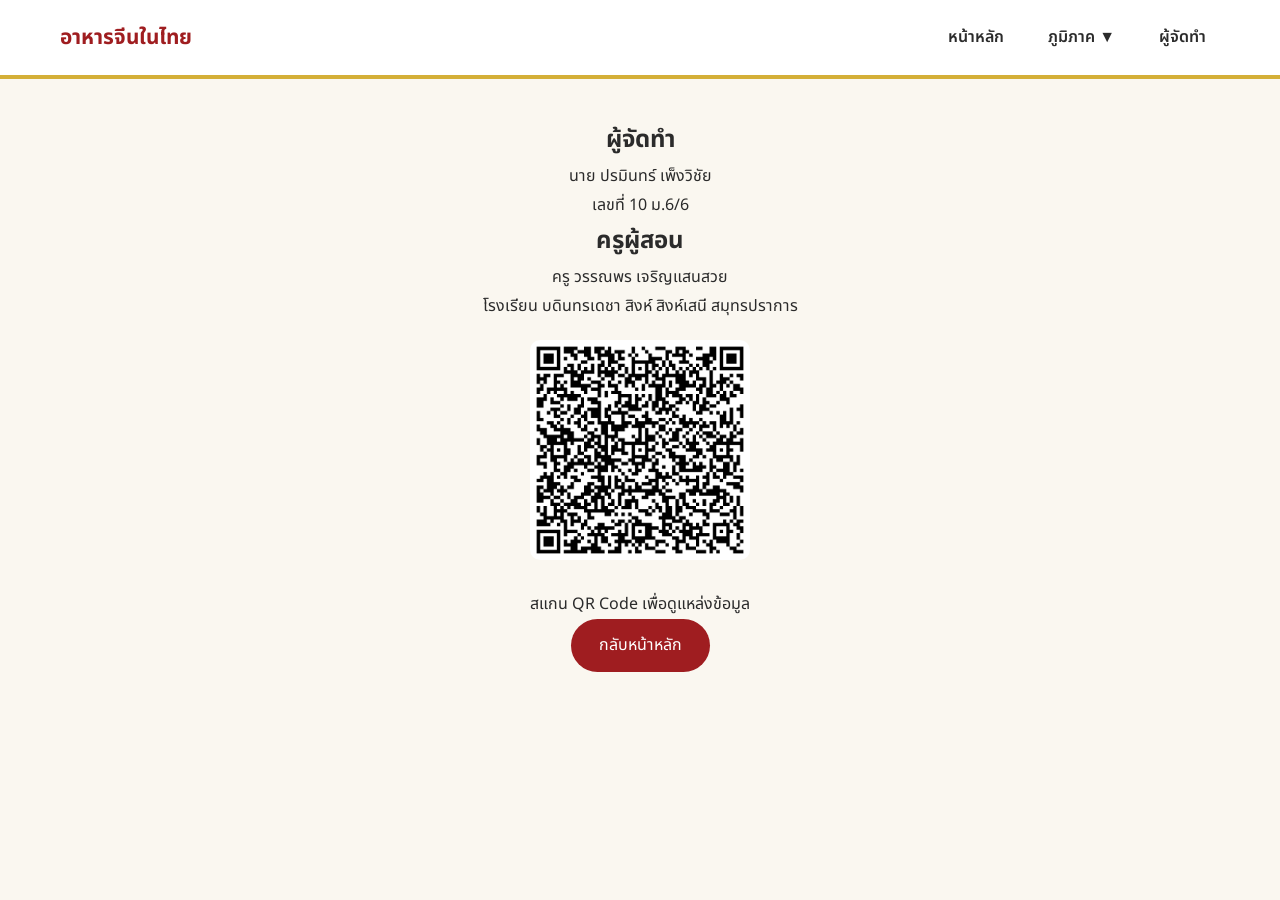
<file: author.html>
<!DOCTYPE html>
<html lang="th">
  <head>
    <meta charset="UTF-8" />
    <title>ผู้จัดทำ</title>
    <link rel="stylesheet" href="style.css" />
  </head>

  <body>
    <header>
      <header>
        <nav>
          <div class="logo">อาหารจีนในไทย</div>

          <div class="menu">
            <a href="home.html">หน้าหลัก</a>

            <div class="dropdown">
              <button class="dropbtn">ภูมิภาค ▼</button>

              <div class="dropdown-content">
                <a href="north.html">ภาคเหนือ</a>
                <a href="northeast.html">ภาคอีสาน</a>
                <a href="central.html">ภาคกลาง</a>
                <a href="south.html">ภาคใต้</a>
              </div>
            </div>

            <a href="author.html">ผู้จัดทำ</a>
          </div>
        </nav>
      </header>
    </header>

    <section class="container author">
      <h1>ผู้จัดทำ</h1>

      <p>นาย ปรมินทร์ เพ็งวิชัย</p>
      <p>เลขที่ 10 ม.6/6</p>
      <h1>ครูผู้สอน</h1>

      <p>ครู วรรณพร เจริญแสนสวย</p>
      <p>โรงเรียน บดินทรเดชา สิงห์ สิงห์เสนี สมุทรปราการ</p>

      <img src="qr-code.png" class="qr" />

      <p>สแกน QR Code เพื่อดูแหล่งข้อมูล</p>

      <a href="home.html" class="btn">กลับหน้าหลัก</a>
    </section>
  </body>
</html>
</file>
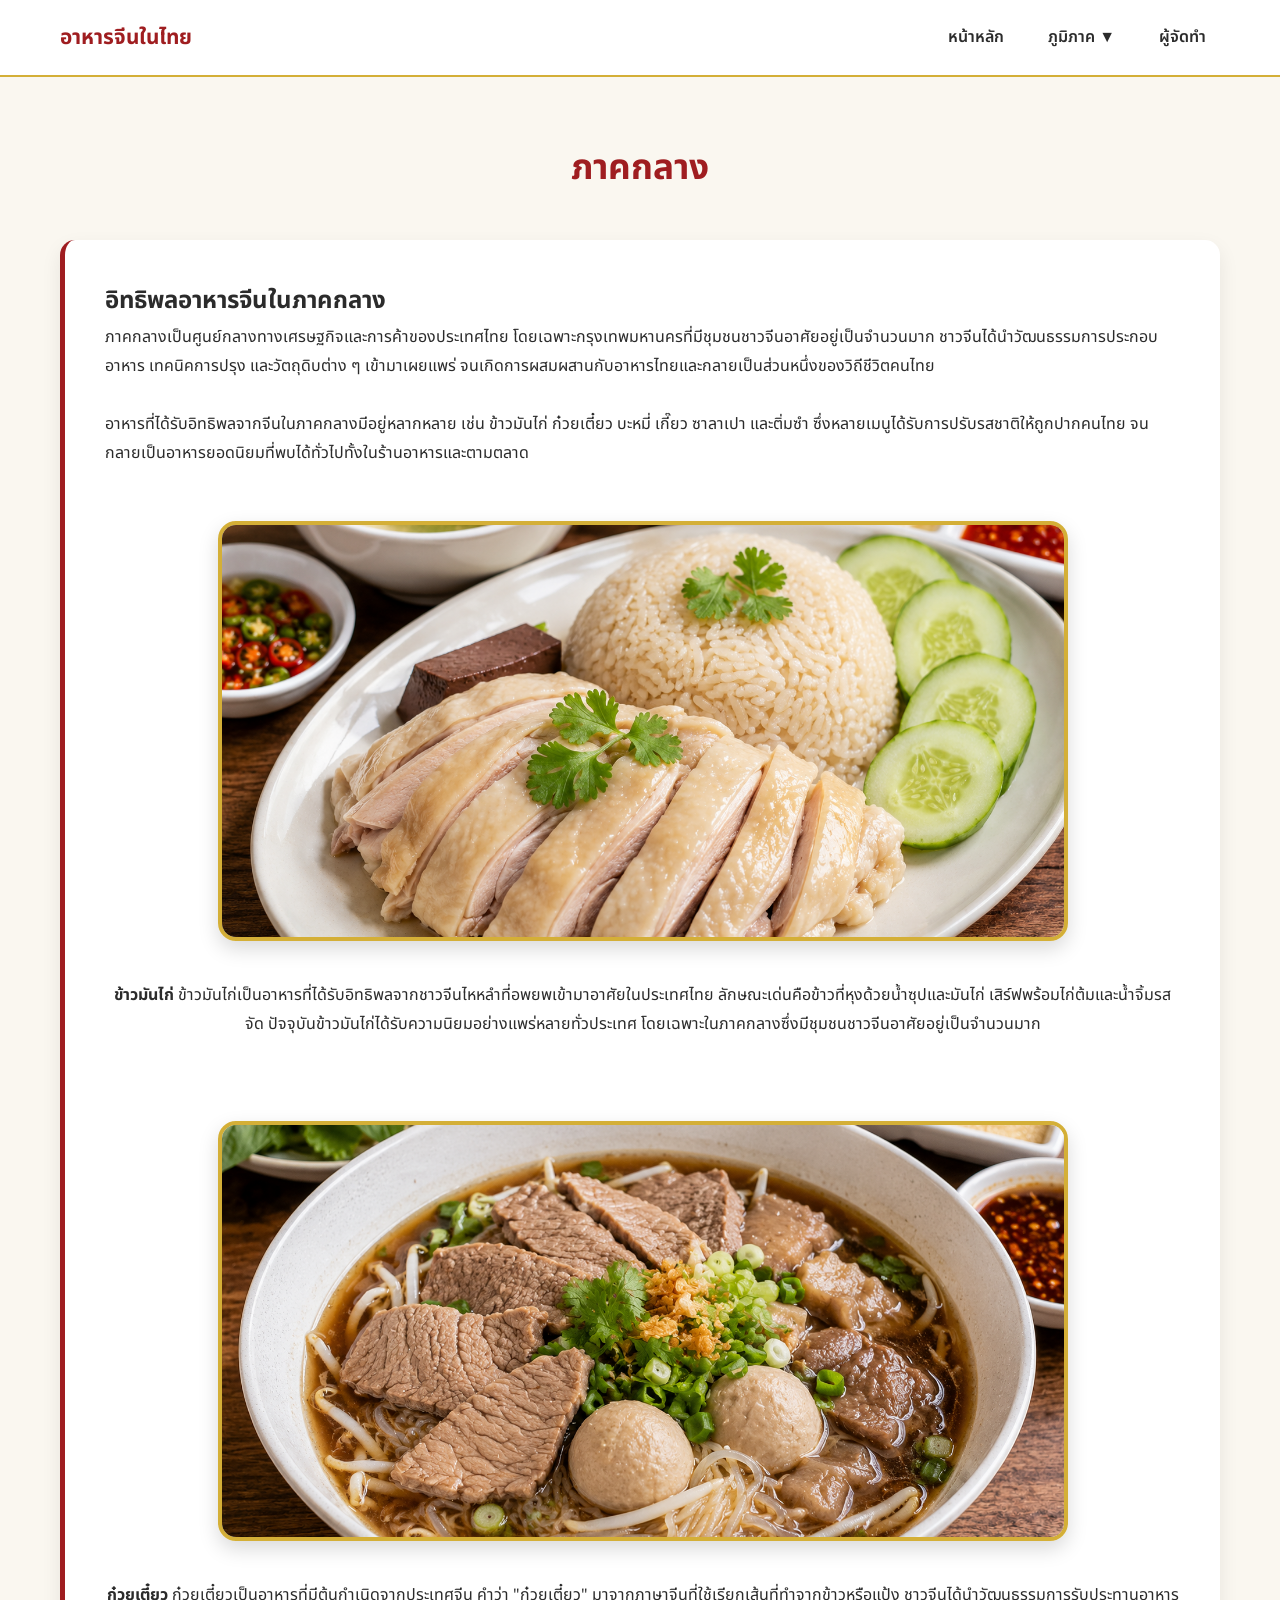
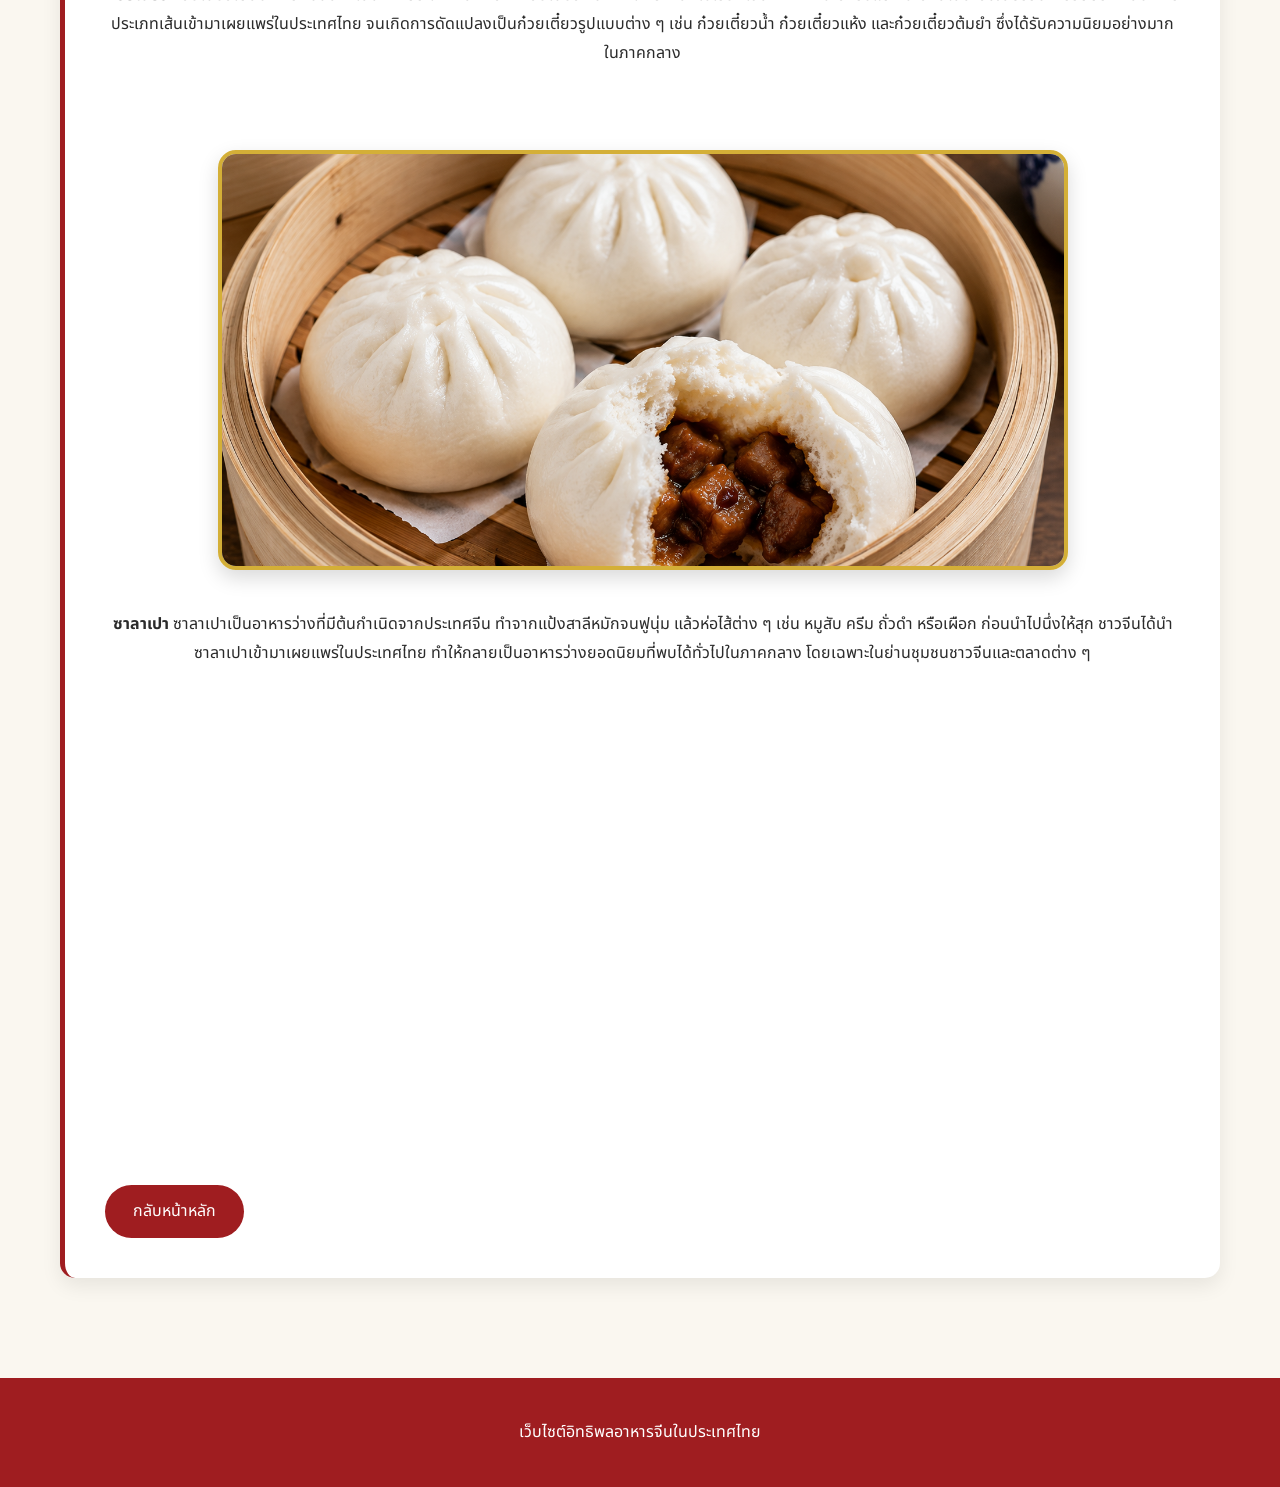
<file: central.html>
<!DOCTYPE html>
<html lang="th">
  <head>
    <meta charset="UTF-8" />
    <meta name="viewport" content="width=device-width, initial-scale=1.0" />
    <title>ภาคกลาง</title>
    <link rel="stylesheet" href="style.css" />
  </head>

  <body>
    <header>
      <nav>
        <div class="logo">อาหารจีนในไทย</div>

        <div class="menu">
          <a href="home.html">หน้าหลัก</a>

          <div class="dropdown">
            <button class="dropbtn">ภูมิภาค ▼</button>

            <div class="dropdown-content">
              <a href="north.html">ภาคเหนือ</a>
              <a href="northeast.html">ภาคอีสาน</a>
              <a href="central.html">ภาคกลาง</a>
              <a href="south.html">ภาคใต้</a>
            </div>
          </div>

          <a href="author.html">ผู้จัดทำ</a>
        </div>
      </nav>
    </header>

    <section class="container">
      <h1 class="section-title">ภาคกลาง</h1>

      <div class="content-box">
        <h2>อิทธิพลอาหารจีนในภาคกลาง</h2>

        <p>
          ภาคกลางเป็นศูนย์กลางทางเศรษฐกิจและการค้าของประเทศไทย
          โดยเฉพาะกรุงเทพมหานครที่มีชุมชนชาวจีนอาศัยอยู่เป็นจำนวนมาก
          ชาวจีนได้นำวัฒนธรรมการประกอบอาหาร เทคนิคการปรุง และวัตถุดิบต่าง ๆ
          เข้ามาเผยแพร่
          จนเกิดการผสมผสานกับอาหารไทยและกลายเป็นส่วนหนึ่งของวิถีชีวิตคนไทย
        </p>

        <br />

        <p>
          อาหารที่ได้รับอิทธิพลจากจีนในภาคกลางมีอยู่หลากหลาย เช่น ข้าวมันไก่
          ก๋วยเตี๋ยว บะหมี่ เกี๊ยว ซาลาเปา และติ่มซำ
          ซึ่งหลายเมนูได้รับการปรับรสชาติให้ถูกปากคนไทย
          จนกลายเป็นอาหารยอดนิยมที่พบได้ทั่วไปทั้งในร้านอาหารและตามตลาด
        </p>

        <br />

        <img
          src="khowmankai.jpg"
          alt="ข้าวมันไก่"
          width="100%"
          class="food-image"
        />

        <p align="center">
          <b>ข้าวมันไก่</b>
          ข้าวมันไก่เป็นอาหารที่ได้รับอิทธิพลจากชาวจีนไหหลำที่อพยพเข้ามาอาศัยในประเทศไทย
          ลักษณะเด่นคือข้าวที่หุงด้วยน้ำซุปและมันไก่
          เสิร์ฟพร้อมไก่ต้มและน้ำจิ้มรสจัด
          ปัจจุบันข้าวมันไก่ได้รับความนิยมอย่างแพร่หลายทั่วประเทศ
          โดยเฉพาะในภาคกลางซึ่งมีชุมชนชาวจีนอาศัยอยู่เป็นจำนวนมาก
        </p>

        <br />
        <br />

        <img
          src="gouytouu.jpeg"
          alt="ก๋วยเตี๋ยว"
          width="100%"
          class="food-image"
        />

        <p align="center">
          <b>ก๋วยเตี๋ยว</b> ก๋วยเตี๋ยวเป็นอาหารที่มีต้นกำเนิดจากประเทศจีน คำว่า
          "ก๋วยเตี๋ยว" มาจากภาษาจีนที่ใช้เรียกเส้นที่ทำจากข้าวหรือแป้ง
          ชาวจีนได้นำวัฒนธรรมการรับประทานอาหารประเภทเส้นเข้ามาเผยแพร่ในประเทศไทย
          จนเกิดการดัดแปลงเป็นก๋วยเตี๋ยวรูปแบบต่าง ๆ เช่น ก๋วยเตี๋ยวน้ำ
          ก๋วยเตี๋ยวแห้ง และก๋วยเตี๋ยวต้มยำ ซึ่งได้รับความนิยมอย่างมากในภาคกลาง
        </p>

        <br />
        <br />

        <img src="salapao.jpg" alt="ซาลาเปา" width="100%" class="food-image" />

        <p align="center">
          <b>ซาลาเปา</b> ซาลาเปาเป็นอาหารว่างที่มีต้นกำเนิดจากประเทศจีน
          ทำจากแป้งสาลีหมักจนฟูนุ่ม แล้วห่อไส้ต่าง ๆ เช่น หมูสับ ครีม ถั่วดำ
          หรือเผือก ก่อนนำไปนึ่งให้สุก
          ชาวจีนได้นำซาลาเปาเข้ามาเผยแพร่ในประเทศไทย
          ทำให้กลายเป็นอาหารว่างยอดนิยมที่พบได้ทั่วไปในภาคกลาง
          โดยเฉพาะในย่านชุมชนชาวจีนและตลาดต่าง ๆ
        </p>

        <br />

        <iframe
          width="100%"
          height="450"
          src="https://www.youtube.com/embed/qno7YLAoTSA?si=IxfH4uEtFsVlkMBL"
          title="คลิปวิดิโอแนะนำ"
          frameborder="0"
          allow="accelerometer; autoplay; clipboard-write; encrypted-media; gyroscope; picture-in-picture; web-share"
          referrerpolicy="strict-origin-when-cross-origin"
          allowfullscreen
        ></iframe>

        <br /><br />

        <a href="home.html" class="btn"> กลับหน้าหลัก </a>
      </div>
    </section>

    <footer>
      <p>เว็บไซต์อิทธิพลอาหารจีนในประเทศไทย</p>
    </footer>
  </body>
</html>
</file>
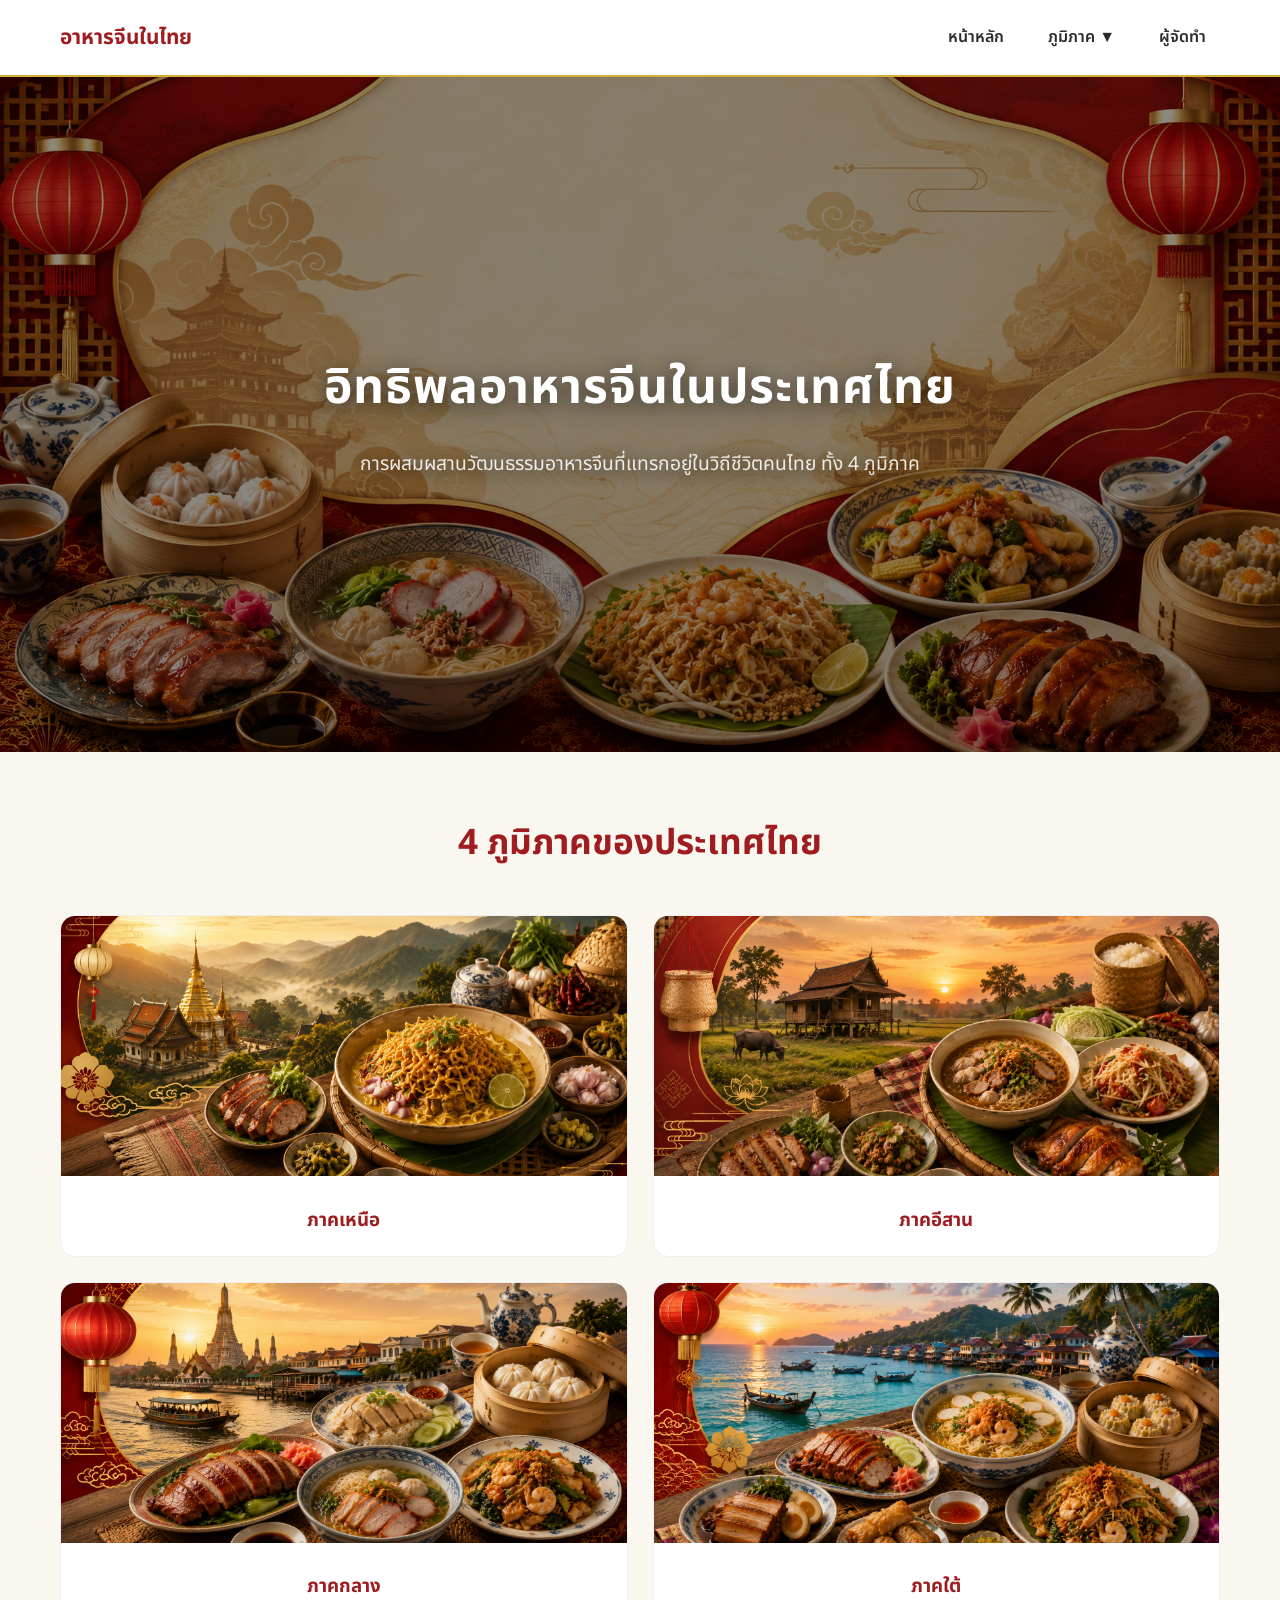
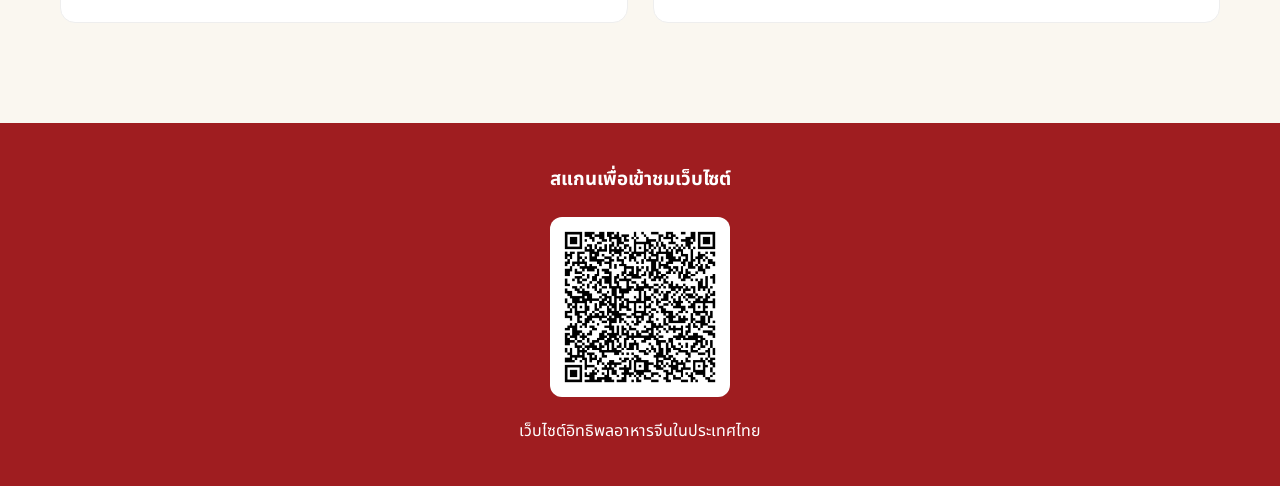
<file: home.html>
<!DOCTYPE html>
<html lang="th">
  <head>
    <meta charset="UTF-8" />
    <meta name="viewport" content="width=device-width, initial-scale=1.0" />
    <title>Home</title>
    <link rel="stylesheet" href="style.css" />
  </head>

  <body>
    <header>
      <nav>
        <div class="logo">อาหารจีนในไทย</div>

        <div class="menu">
          <a href="home.html">หน้าหลัก</a>

          <div class="dropdown">
            <button class="dropbtn">ภูมิภาค ▼</button>

            <div class="dropdown-content">
              <a href="north.html">ภาคเหนือ</a>
              <a href="northeast.html">ภาคอีสาน</a>
              <a href="central.html">ภาคกลาง</a>
              <a href="south.html">ภาคใต้</a>
            </div>
          </div>

          <a href="author.html">ผู้จัดทำ</a>
        </div>
      </nav>
    </header>

    <section class="hero">
      <div class="hero-content-no-box">
        <h1>อิทธิพลอาหารจีนในประเทศไทย</h1>

        <p>
          การผสมผสานวัฒนธรรมอาหารจีนที่แทรกอยู่ในวิถีชีวิตคนไทย ทั้ง 4 ภูมิภาค
        </p>
      </div>
    </section>

    <section class="container">
      <h2 class="section-title">4 ภูมิภาคของประเทศไทย</h2>

      <div class="region-grid">
        <a href="north.html" class="card">
          <img src="bannernorth.png" />
          <h3>ภาคเหนือ</h3>
        </a>

        <a href="northeast.html" class="card">
          <img src="banneresan.png" />
          <h3>ภาคอีสาน</h3>
        </a>

        <a href="central.html" class="card">
          <img src="bannercentral.png" />
          <h3>ภาคกลาง</h3>
        </a>

        <a href="south.html" class="card">
          <img src="bannersouth.png" />
          <h3>ภาคใต้</h3>
        </a>
      </div>
    </section>

    <footer>
      <h3>สแกนเพื่อเข้าชมเว็บไซต์</h3>

      <img src="qr-code.png" alt="QR Code" class="footer-qr" />

      <p>เว็บไซต์อิทธิพลอาหารจีนในประเทศไทย</p>
    </footer>
  </body>
</html>
</file>
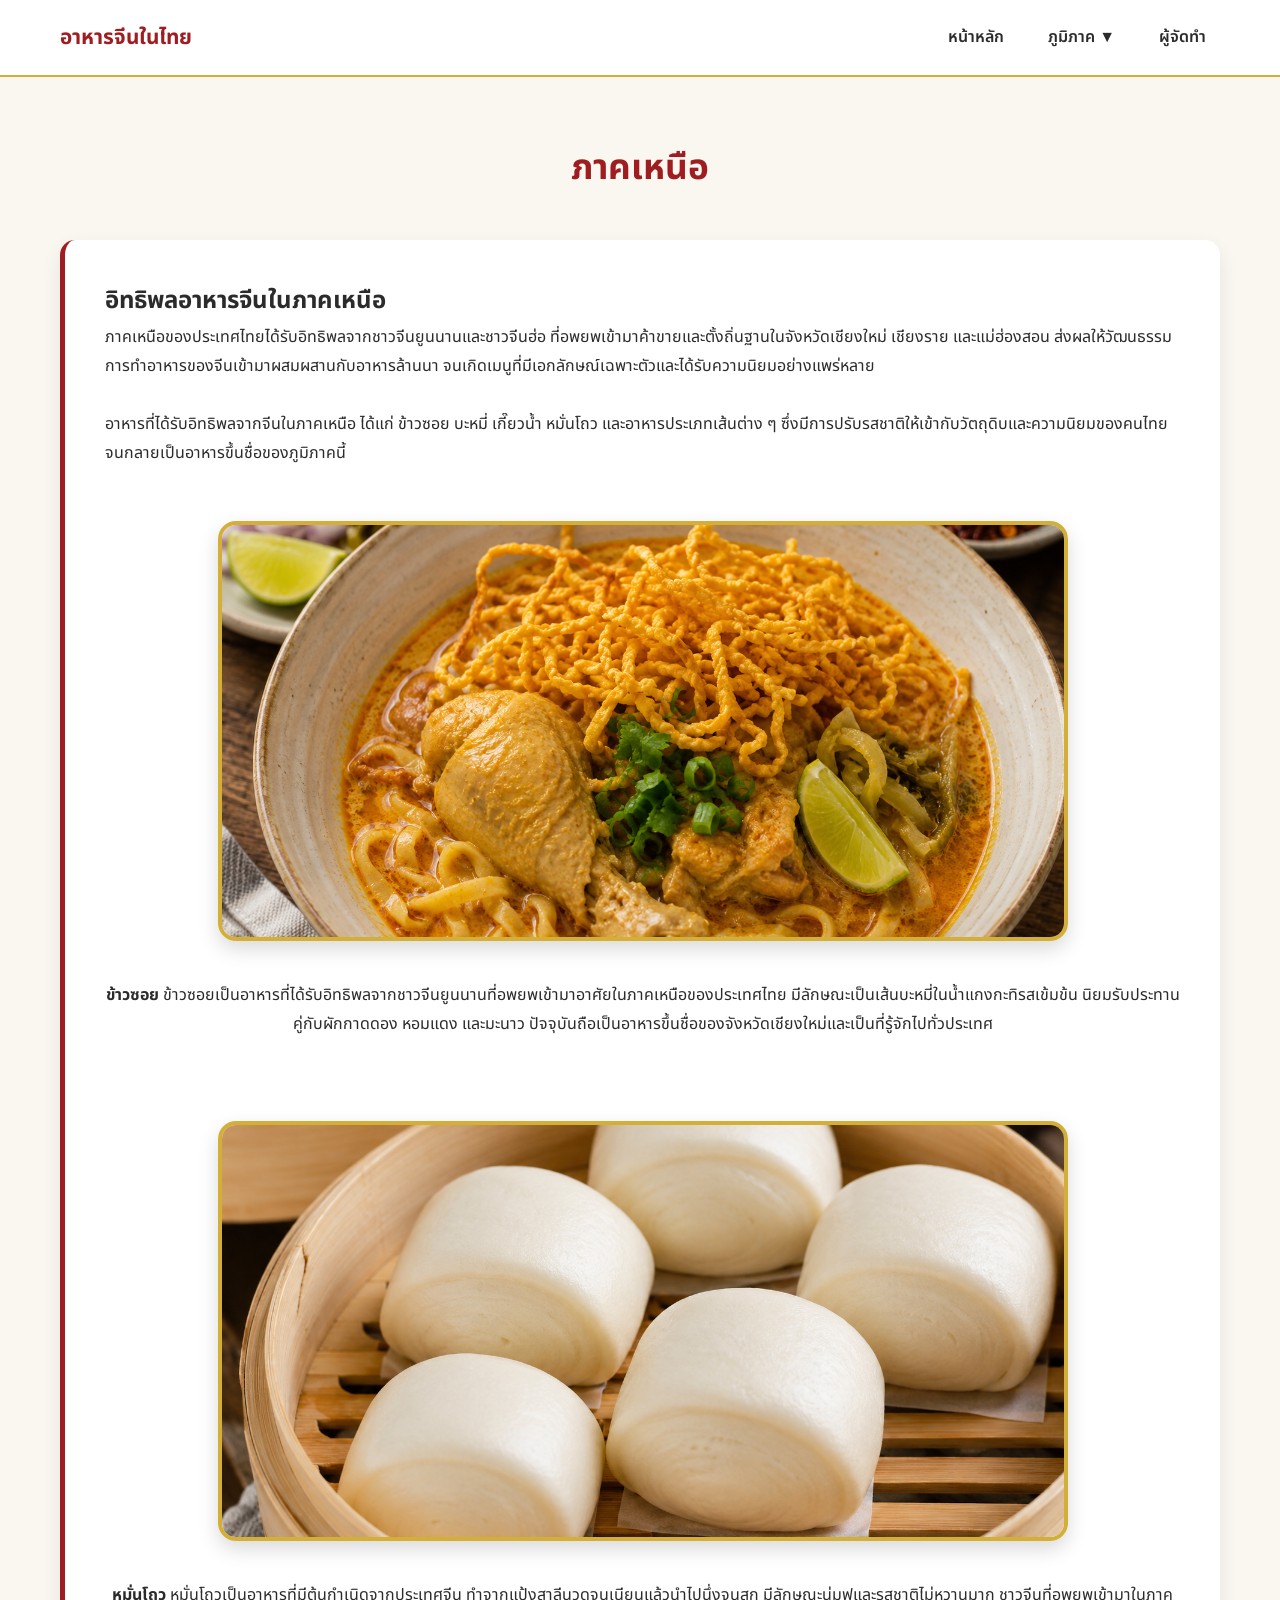
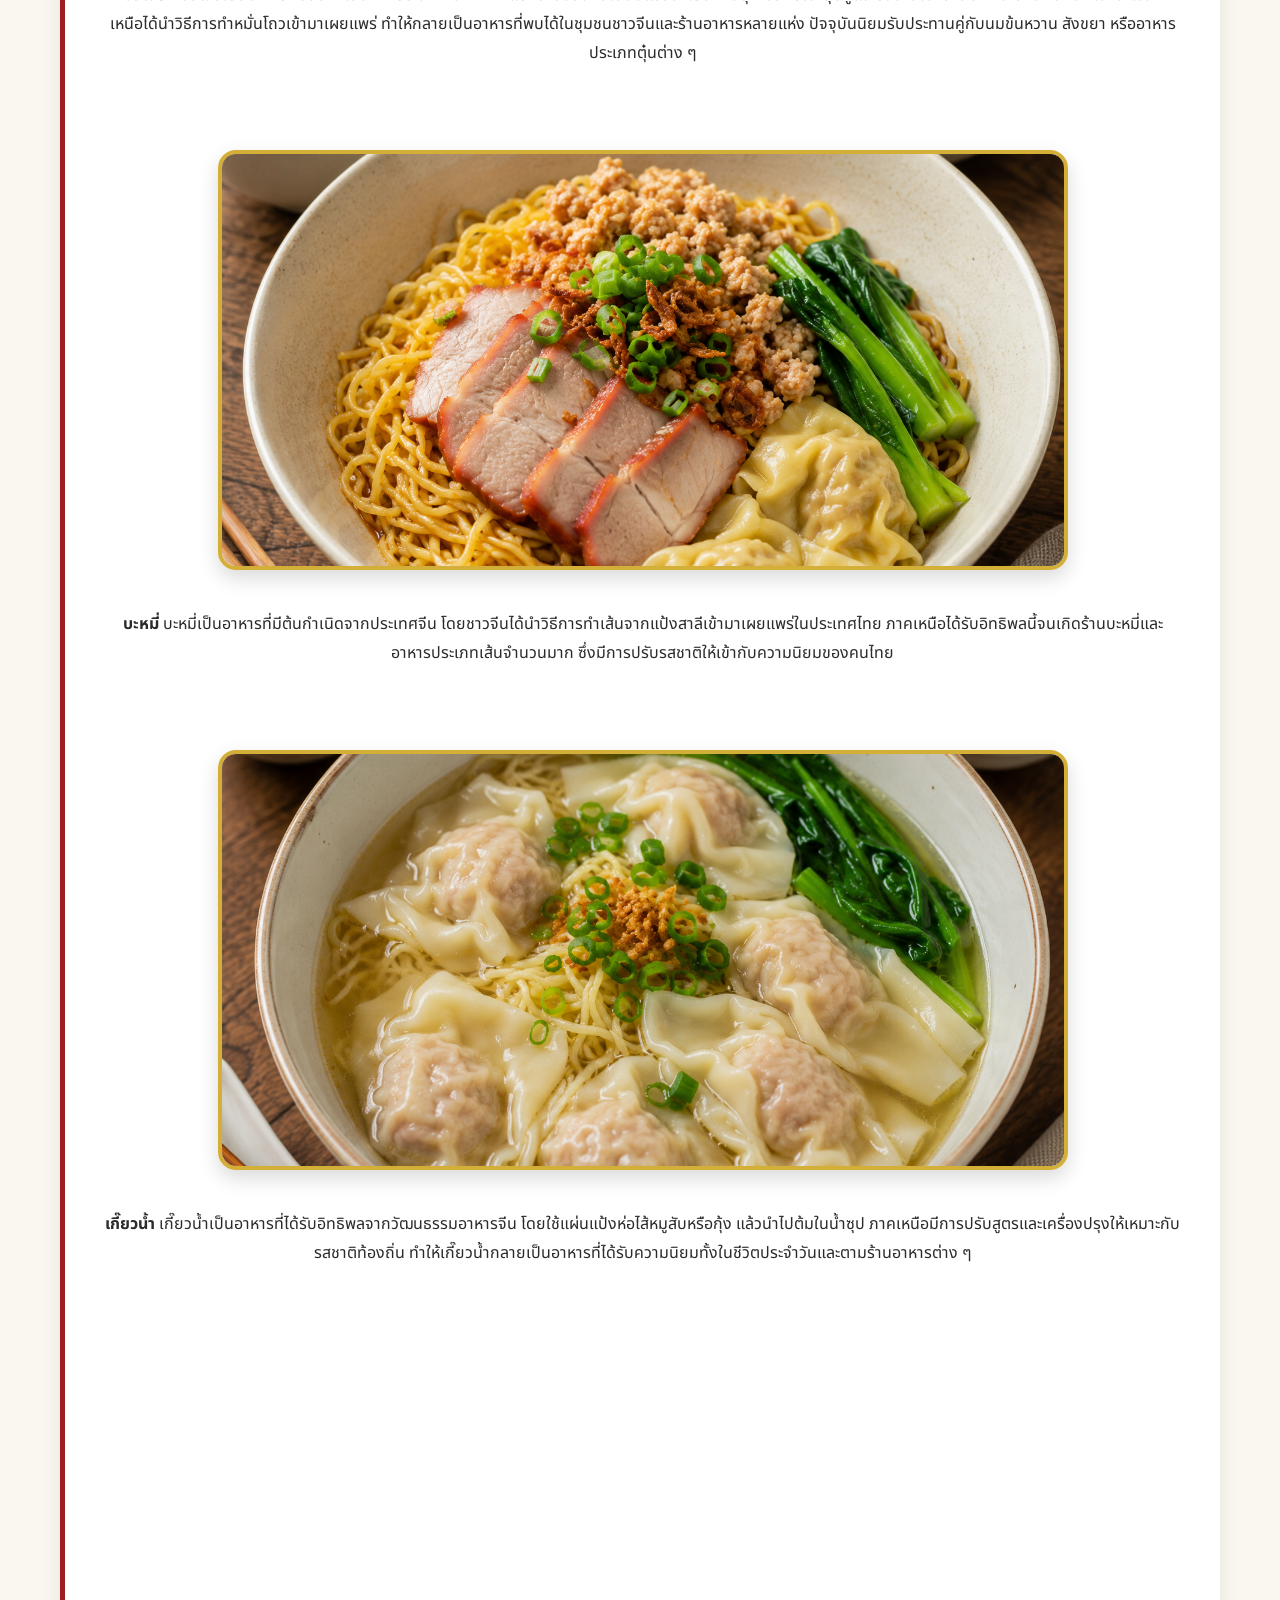
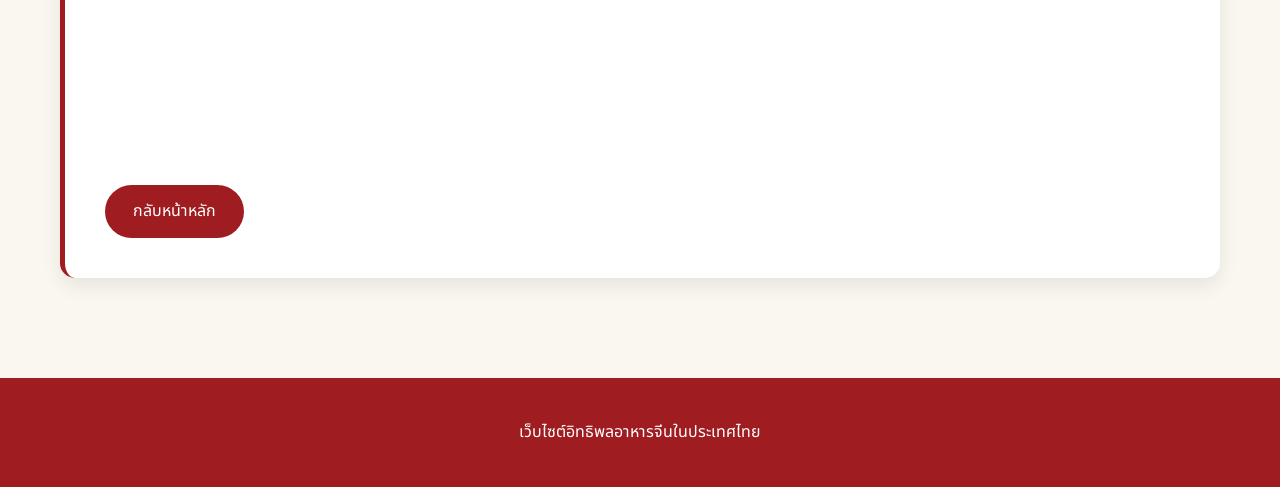
<file: north.html>
<!DOCTYPE html>
<html lang="th">
  <head>
    <meta charset="UTF-8" />
    <meta name="viewport" content="width=device-width, initial-scale=1.0" />
    <title>ภาคเหนือ</title>
    <link rel="stylesheet" href="style.css" />
  </head>

  <body>
    <header>
      <nav>
        <div class="logo">อาหารจีนในไทย</div>

        <div class="menu">
          <a href="home.html">หน้าหลัก</a>

          <div class="dropdown">
            <button class="dropbtn">ภูมิภาค ▼</button>

            <div class="dropdown-content">
              <a href="north.html">ภาคเหนือ</a>
              <a href="northeast.html">ภาคอีสาน</a>
              <a href="central.html">ภาคกลาง</a>
              <a href="south.html">ภาคใต้</a>
            </div>
          </div>

          <a href="author.html">ผู้จัดทำ</a>
        </div>
      </nav>
    </header>

    <section class="container">
      <h1 class="section-title">ภาคเหนือ</h1>

      <div class="content-box">
        <h2>อิทธิพลอาหารจีนในภาคเหนือ</h2>

        <p>
          ภาคเหนือของประเทศไทยได้รับอิทธิพลจากชาวจีนยูนนานและชาวจีนฮ่อ
          ที่อพยพเข้ามาค้าขายและตั้งถิ่นฐานในจังหวัดเชียงใหม่ เชียงราย
          และแม่ฮ่องสอน
          ส่งผลให้วัฒนธรรมการทำอาหารของจีนเข้ามาผสมผสานกับอาหารล้านนา
          จนเกิดเมนูที่มีเอกลักษณ์เฉพาะตัวและได้รับความนิยมอย่างแพร่หลาย
        </p>

        <br />

        <p>
          อาหารที่ได้รับอิทธิพลจากจีนในภาคเหนือ ได้แก่ ข้าวซอย บะหมี่ เกี๊ยวน้ำ
          หมั่นโถว และอาหารประเภทเส้นต่าง ๆ
          ซึ่งมีการปรับรสชาติให้เข้ากับวัตถุดิบและความนิยมของคนไทย
          จนกลายเป็นอาหารขึ้นชื่อของภูมิภาคนี้
        </p>

        <br />

        <img
          src="images (2).jpeg"
          alt="ข้าวซอย"
          width="100%"
          class="food-image"
        />

        <p align="center">
          <b>ข้าวซอย</b>
          ข้าวซอยเป็นอาหารที่ได้รับอิทธิพลจากชาวจีนยูนนานที่อพยพเข้ามาอาศัยในภาคเหนือของประเทศไทย
          มีลักษณะเป็นเส้นบะหมี่ในน้ำแกงกะทิรสเข้มข้น
          นิยมรับประทานคู่กับผักกาดดอง หอมแดง และมะนาว
          ปัจจุบันถือเป็นอาหารขึ้นชื่อของจังหวัดเชียงใหม่และเป็นที่รู้จักไปทั่วประเทศ
        </p>

        <br />
        <br />

        <img
          src="images (1).jpeg"
          alt="หมั่นโถว"
          width="100%"
          class="food-image"
        />

        <p align="center">
          <b>หมั่นโถว</b>
          หมั่นโถวเป็นอาหารที่มีต้นกำเนิดจากประเทศจีน
          ทำจากแป้งสาลีนวดจนเนียนแล้วนำไปนึ่งจนสุก
          มีลักษณะนุ่มฟูและรสชาติไม่หวานมาก
          ชาวจีนที่อพยพเข้ามาในภาคเหนือได้นำวิธีการทำหมั่นโถวเข้ามาเผยแพร่
          ทำให้กลายเป็นอาหารที่พบได้ในชุมชนชาวจีนและร้านอาหารหลายแห่ง
          ปัจจุบันนิยมรับประทานคู่กับนมข้นหวาน สังขยา หรืออาหารประเภทตุ๋นต่าง ๆ
        </p>

        <br />
        <br />

        <img src="images.jpeg" alt="บะหมี่" width="100%" class="food-image" />

        <p align="center">
          <b>บะหมี่</b>
          บะหมี่เป็นอาหารที่มีต้นกำเนิดจากประเทศจีน
          โดยชาวจีนได้นำวิธีการทำเส้นจากแป้งสาลีเข้ามาเผยแพร่ในประเทศไทย
          ภาคเหนือได้รับอิทธิพลนี้จนเกิดร้านบะหมี่และอาหารประเภทเส้นจำนวนมาก
          ซึ่งมีการปรับรสชาติให้เข้ากับความนิยมของคนไทย
        </p>

        <br />
        <br />

        <img
          src="7226345eae541431be7ad68598a86325.png"
          alt="เกี๊ยวน้ำ"
          width="100%"
          class="food-image"
        />

        <p align="center">
          <b>เกี๊ยวน้ำ</b>
          เกี๊ยวน้ำเป็นอาหารที่ได้รับอิทธิพลจากวัฒนธรรมอาหารจีน
          โดยใช้แผ่นแป้งห่อไส้หมูสับหรือกุ้ง แล้วนำไปต้มในน้ำซุป
          ภาคเหนือมีการปรับสูตรและเครื่องปรุงให้เหมาะกับรสชาติท้องถิ่น
          ทำให้เกี๊ยวน้ำกลายเป็นอาหารที่ได้รับความนิยมทั้งในชีวิตประจำวันและตามร้านอาหารต่าง
          ๆ
        </p>

        <br />
        <iframe
          width="100%"
          height="450"
          src="https://www.youtube.com/embed/qno7YLAoTSA?si=IxfH4uEtFsVlkMBL"
          title="คลิปวิดิโอแนะนำ"
          frameborder="0"
          allow="accelerometer; autoplay; clipboard-write; encrypted-media; gyroscope; picture-in-picture; web-share"
          referrerpolicy="strict-origin-when-cross-origin"
          allowfullscreen
        ></iframe>

        <br /><br />

        <a href="home.html" class="btn"> กลับหน้าหลัก </a>
      </div>
    </section>

    <footer>
      <p>เว็บไซต์อิทธิพลอาหารจีนในประเทศไทย</p>
    </footer>
  </body>
</html>
</file>
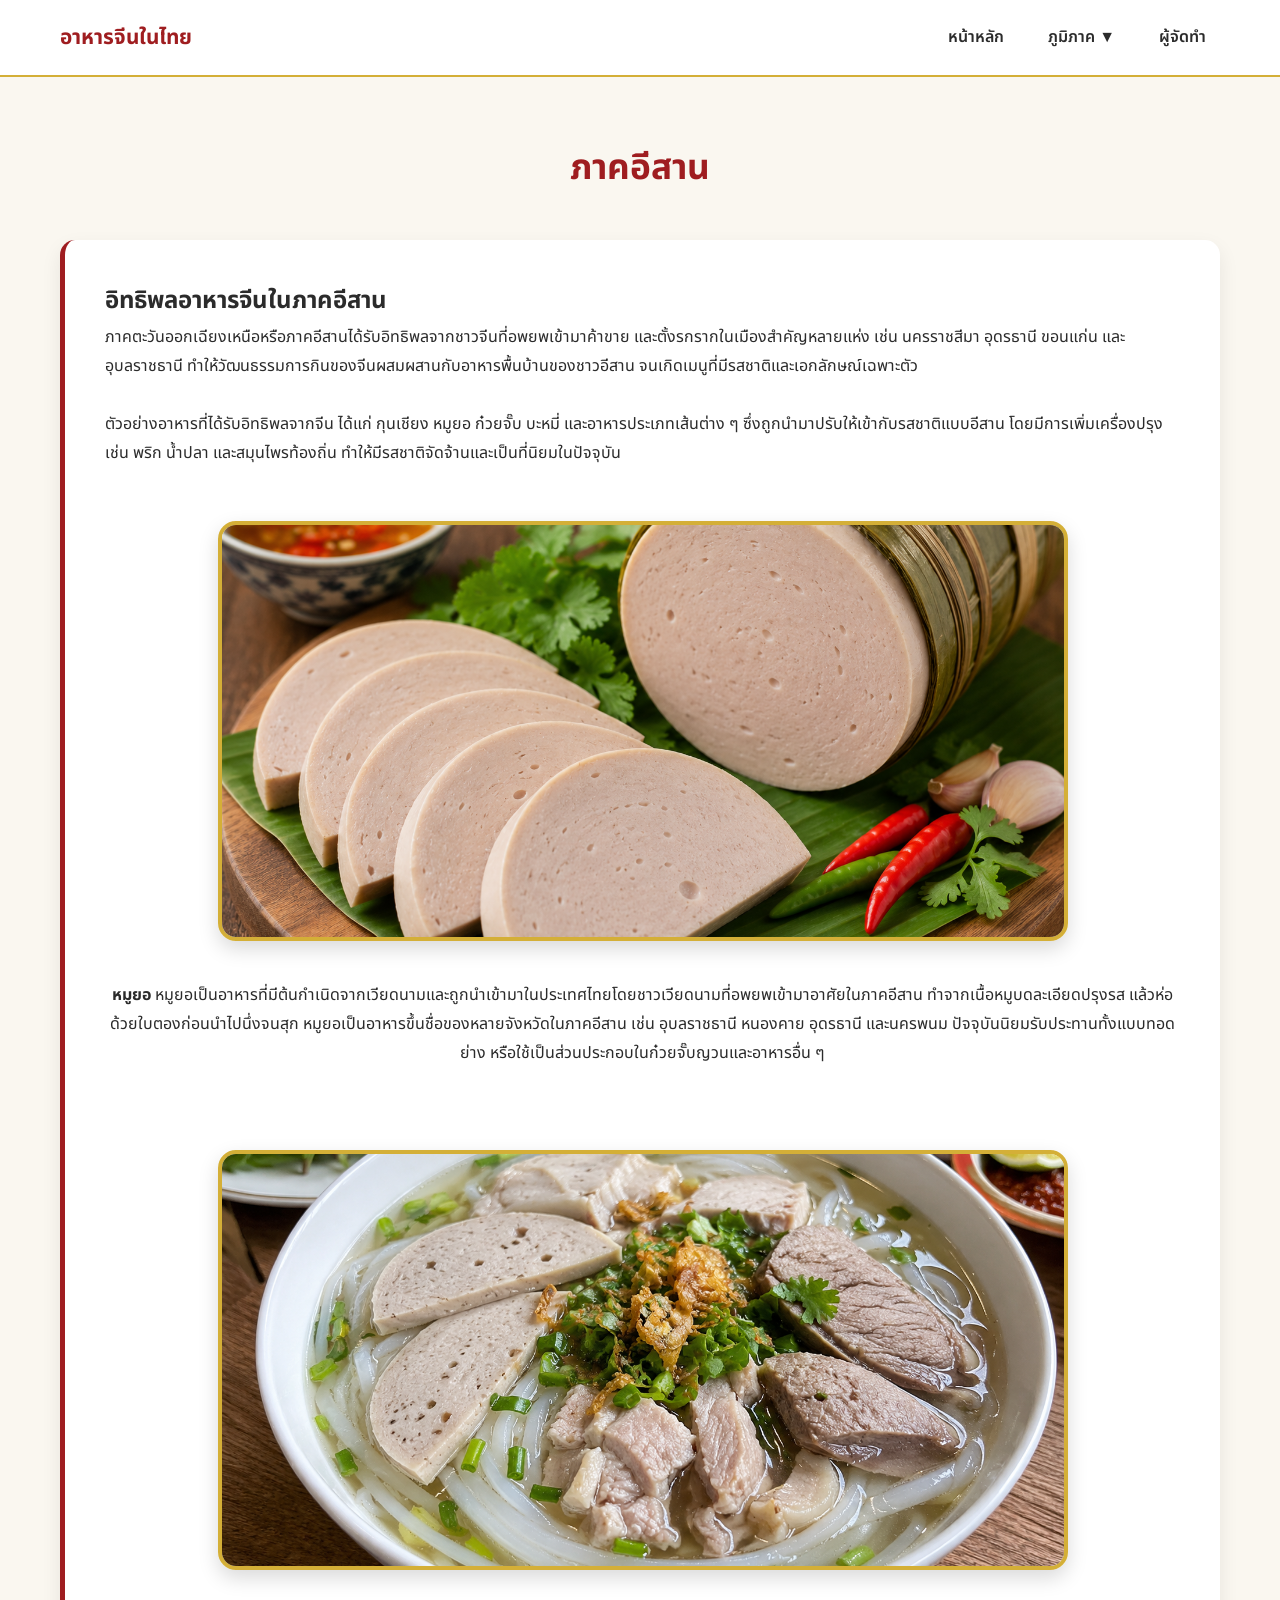
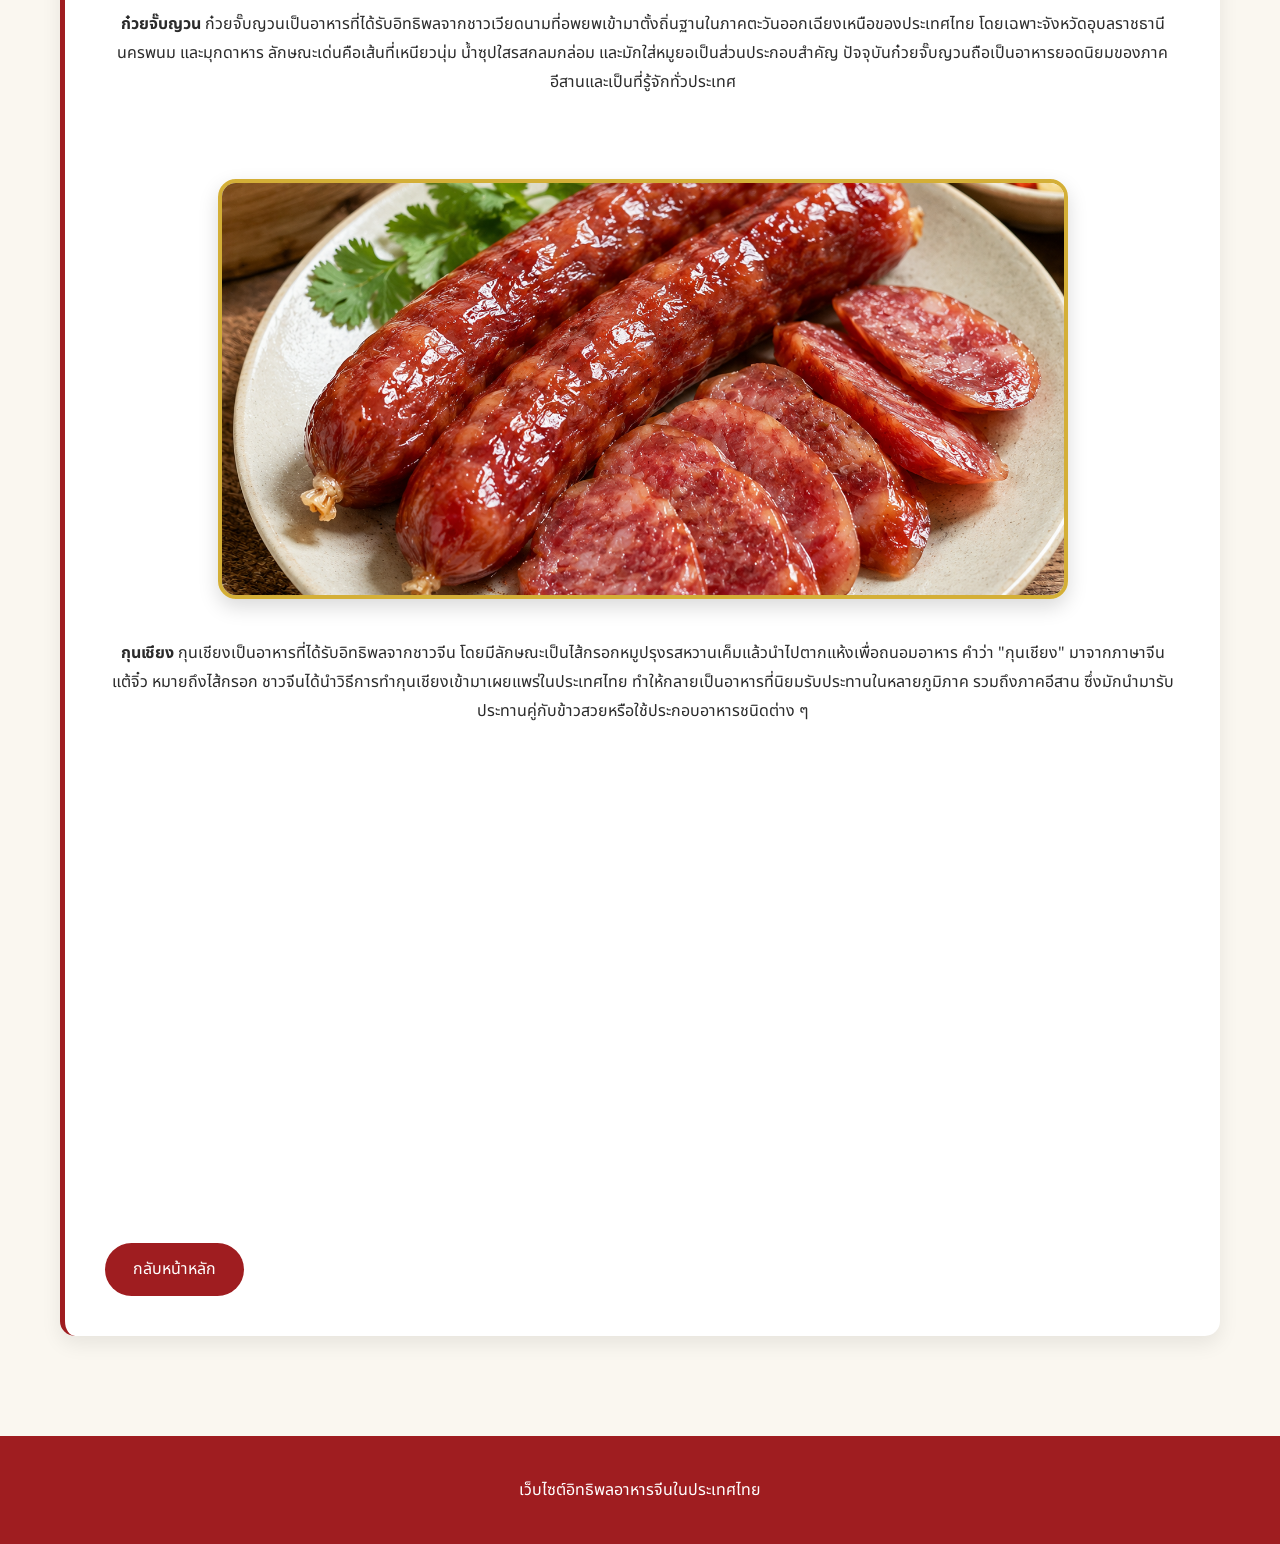
<file: northeast.html>
<!DOCTYPE html>
<html lang="th">
  <head>
    <meta charset="UTF-8" />
    <meta name="viewport" content="width=device-width, initial-scale=1.0" />
    <title>ภาคตะวันออกเฉียงเหนือ</title>
    <link rel="stylesheet" href="style.css" />
  </head>

  <body>
    <header>
      <nav>
        <div class="logo">อาหารจีนในไทย</div>

        <div class="menu">
          <a href="home.html">หน้าหลัก</a>

          <div class="dropdown">
            <button class="dropbtn">ภูมิภาค ▼</button>

            <div class="dropdown-content">
              <a href="north.html">ภาคเหนือ</a>
              <a href="northeast.html">ภาคอีสาน</a>
              <a href="central.html">ภาคกลาง</a>
              <a href="south.html">ภาคใต้</a>
            </div>
          </div>

          <a href="author.html">ผู้จัดทำ</a>
        </div>
      </nav>
    </header>

    <section class="container">
      <h1 class="section-title">ภาคอีสาน</h1>

      <div class="content-box">
        <h2>อิทธิพลอาหารจีนในภาคอีสาน</h2>

        <p>
          ภาคตะวันออกเฉียงเหนือหรือภาคอีสานได้รับอิทธิพลจากชาวจีนที่อพยพเข้ามาค้าขาย
          และตั้งรกรากในเมืองสำคัญหลายแห่ง เช่น นครราชสีมา อุดรธานี ขอนแก่น
          และอุบลราชธานี
          ทำให้วัฒนธรรมการกินของจีนผสมผสานกับอาหารพื้นบ้านของชาวอีสาน
          จนเกิดเมนูที่มีรสชาติและเอกลักษณ์เฉพาะตัว
        </p>

        <br />

        <p>
          ตัวอย่างอาหารที่ได้รับอิทธิพลจากจีน ได้แก่ กุนเชียง หมูยอ ก๋วยจั๊บ
          บะหมี่ และอาหารประเภทเส้นต่าง ๆ
          ซึ่งถูกนำมาปรับให้เข้ากับรสชาติแบบอีสาน โดยมีการเพิ่มเครื่องปรุง เช่น
          พริก น้ำปลา และสมุนไพรท้องถิ่น
          ทำให้มีรสชาติจัดจ้านและเป็นที่นิยมในปัจจุบัน
        </p>

        <br />

        <img src="mooyor.jpg" alt="หมูยอ" width="100%" class="food-image" />

        <p align="center">
          <b>หมูยอ</b>
          หมูยอเป็นอาหารที่มีต้นกำเนิดจากเวียดนามและถูกนำเข้ามาในประเทศไทยโดยชาวเวียดนามที่อพยพเข้ามาอาศัยในภาคอีสาน
          ทำจากเนื้อหมูบดละเอียดปรุงรส แล้วห่อด้วยใบตองก่อนนำไปนึ่งจนสุก
          หมูยอเป็นอาหารขึ้นชื่อของหลายจังหวัดในภาคอีสาน เช่น อุบลราชธานี
          หนองคาย อุดรธานี และนครพนม ปัจจุบันนิยมรับประทานทั้งแบบทอด ย่าง
          หรือใช้เป็นส่วนประกอบในก๋วยจั๊บญวนและอาหารอื่น ๆ
        </p>

        <br />
        <br />

        <img
          src="gouyjub.jpeg"
          alt="ก๋วยจั๊บญวน"
          width="100%"
          class="food-image"
        />

        <p align="center">
          <b>ก๋วยจั๊บญวน</b>
          ก๋วยจั๊บญวนเป็นอาหารที่ได้รับอิทธิพลจากชาวเวียดนามที่อพยพเข้ามาตั้งถิ่นฐานในภาคตะวันออกเฉียงเหนือของประเทศไทย
          โดยเฉพาะจังหวัดอุบลราชธานี นครพนม และมุกดาหาร
          ลักษณะเด่นคือเส้นที่เหนียวนุ่ม น้ำซุปใสรสกลมกล่อม
          และมักใส่หมูยอเป็นส่วนประกอบสำคัญ
          ปัจจุบันก๋วยจั๊บญวนถือเป็นอาหารยอดนิยมของภาคอีสานและเป็นที่รู้จักทั่วประเทศ
        </p>

        <br />
        <br />

        <img
          src="guncheng.jpeg"
          alt="กุนเชียง"
          width="100%"
          class="food-image"
        />

        <p align="center">
          <b>กุนเชียง</b>
          กุนเชียงเป็นอาหารที่ได้รับอิทธิพลจากชาวจีน
          โดยมีลักษณะเป็นไส้กรอกหมูปรุงรสหวานเค็มแล้วนำไปตากแห้งเพื่อถนอมอาหาร
          คำว่า "กุนเชียง" มาจากภาษาจีนแต้จิ๋ว หมายถึงไส้กรอก
          ชาวจีนได้นำวิธีการทำกุนเชียงเข้ามาเผยแพร่ในประเทศไทย
          ทำให้กลายเป็นอาหารที่นิยมรับประทานในหลายภูมิภาค รวมถึงภาคอีสาน
          ซึ่งมักนำมารับประทานคู่กับข้าวสวยหรือใช้ประกอบอาหารชนิดต่าง ๆ
        </p>

        <br />

        <iframe
          width="100%"
          height="450"
          src="https://www.youtube.com/embed/qno7YLAoTSA?si=IxfH4uEtFsVlkMBL"
          title="คลิปวิดิโอแนะนำ"
          frameborder="0"
          allow="accelerometer; autoplay; clipboard-write; encrypted-media; gyroscope; picture-in-picture; web-share"
          referrerpolicy="strict-origin-when-cross-origin"
          allowfullscreen
        ></iframe>

        <br /><br />

        <a href="home.html" class="btn"> กลับหน้าหลัก </a>
      </div>
    </section>

    <footer>
      <p>เว็บไซต์อิทธิพลอาหารจีนในประเทศไทย</p>
    </footer>
  </body>
</html>
</file>
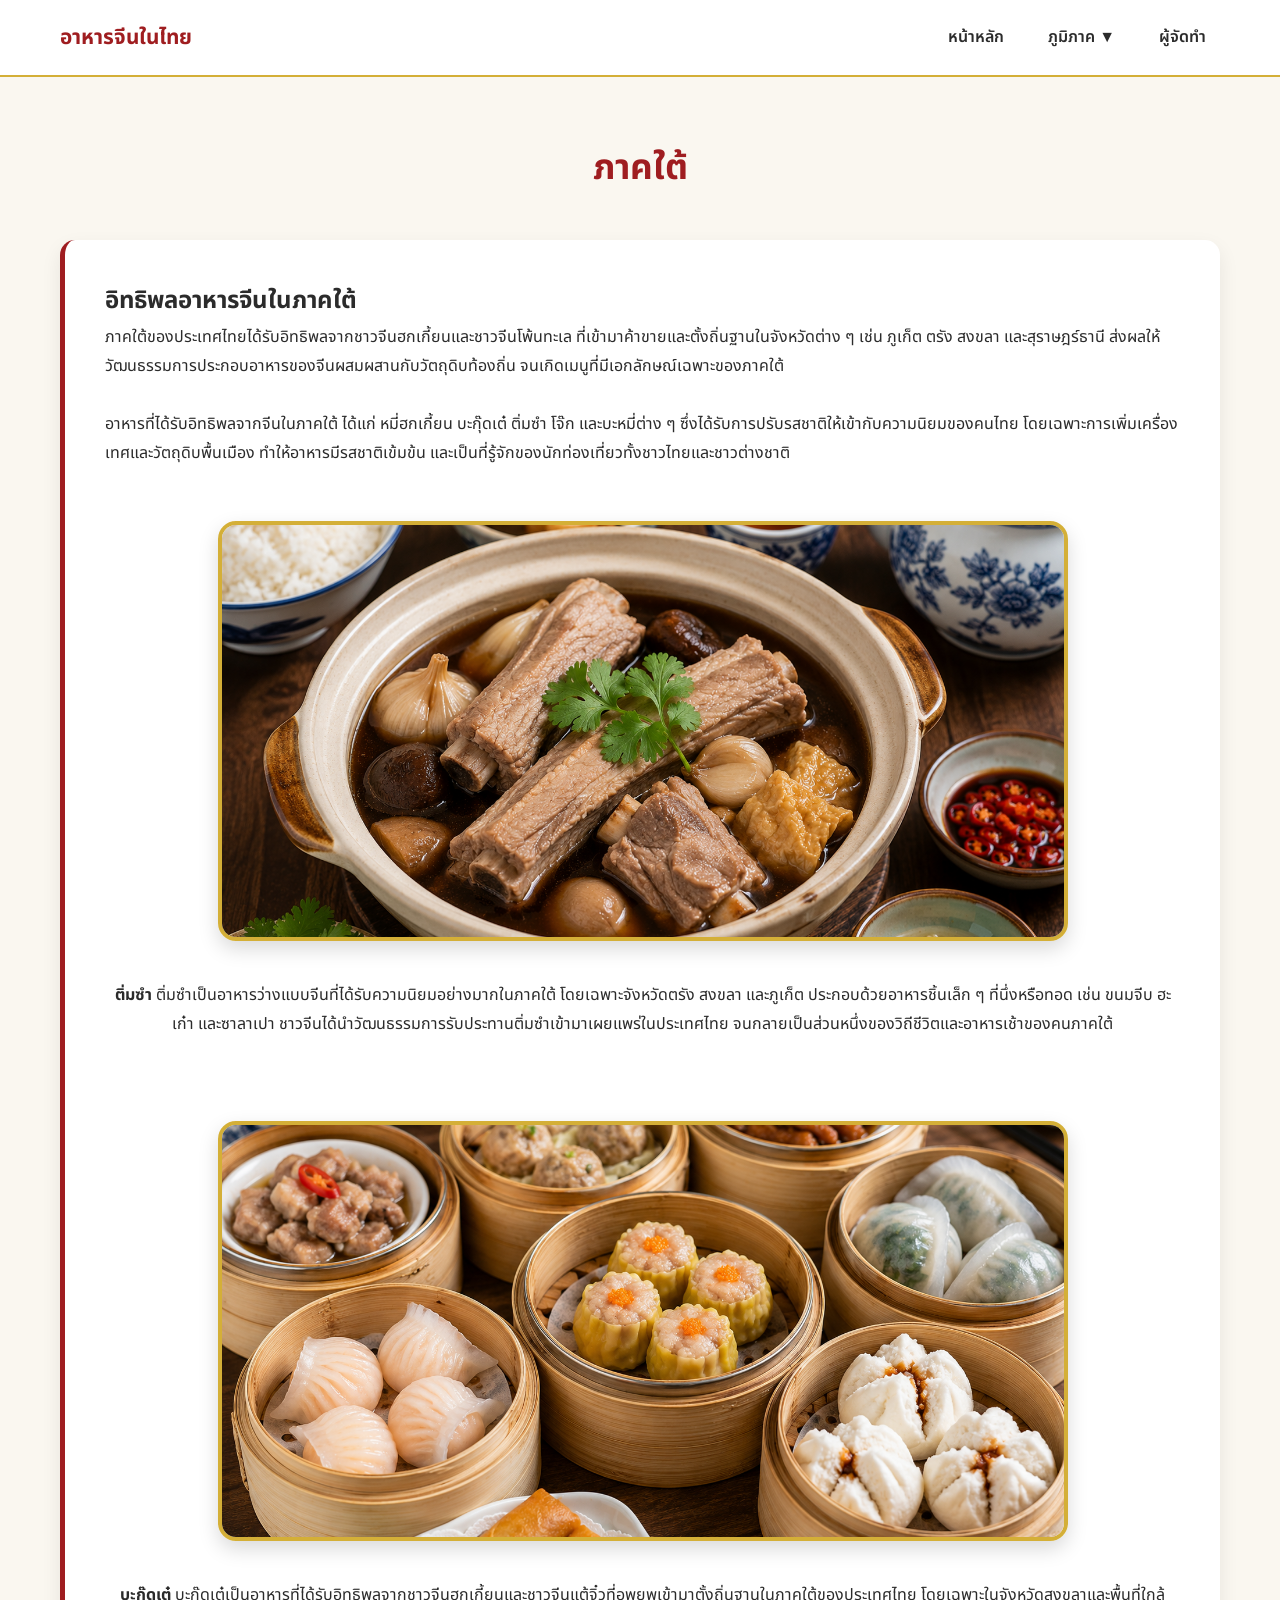
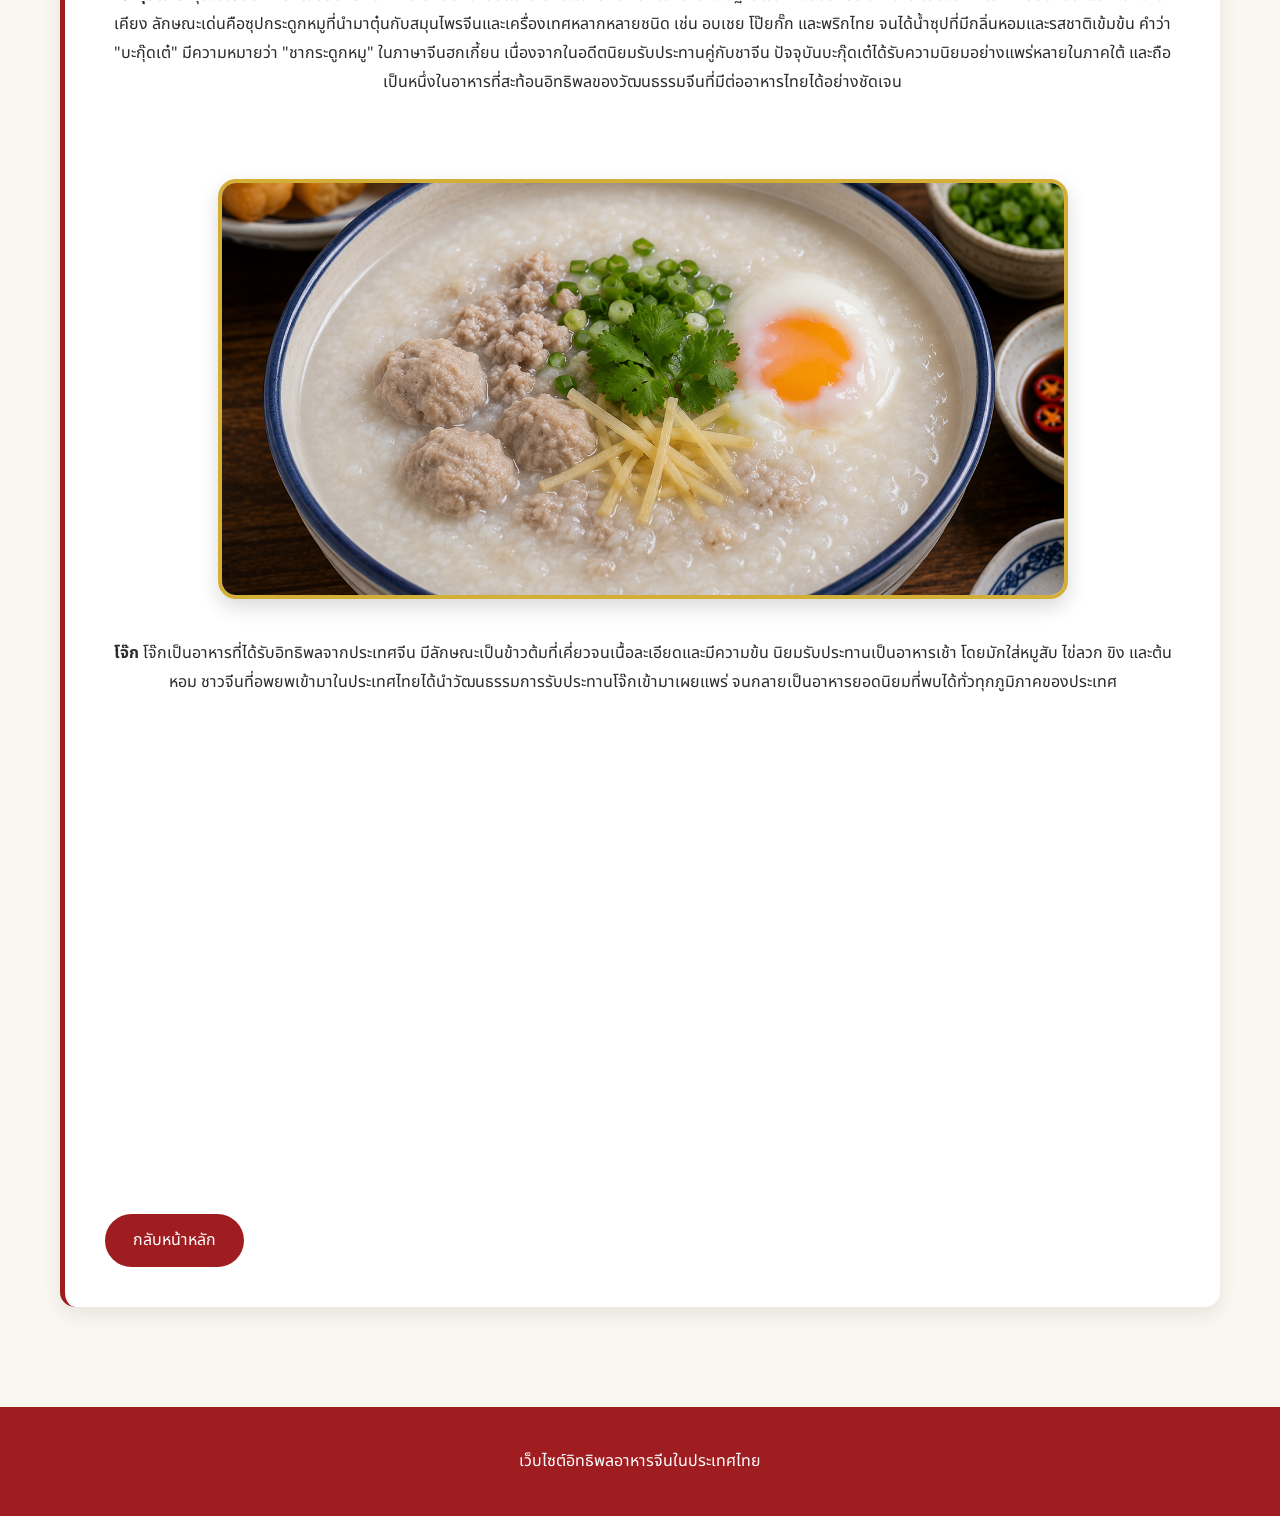
<file: south.html>
<!DOCTYPE html>
<html lang="th">
  <head>
    <meta charset="UTF-8" />
    <meta name="viewport" content="width=device-width, initial-scale=1.0" />
    <title>ภาคใต้</title>
    <link rel="stylesheet" href="style.css" />
  </head>

  <body>
    <header>
      <nav>
        <div class="logo">อาหารจีนในไทย</div>

        <div class="menu">
          <a href="home.html">หน้าหลัก</a>

          <div class="dropdown">
            <button class="dropbtn">ภูมิภาค ▼</button>

            <div class="dropdown-content">
              <a href="north.html">ภาคเหนือ</a>
              <a href="northeast.html">ภาคอีสาน</a>
              <a href="central.html">ภาคกลาง</a>
              <a href="south.html">ภาคใต้</a>
            </div>
          </div>

          <a href="author.html">ผู้จัดทำ</a>
        </div>
      </nav>
    </header>

    <section class="container">
      <h1 class="section-title">ภาคใต้</h1>

      <div class="content-box">
        <h2>อิทธิพลอาหารจีนในภาคใต้</h2>

        <p>
          ภาคใต้ของประเทศไทยได้รับอิทธิพลจากชาวจีนฮกเกี้ยนและชาวจีนโพ้นทะเล
          ที่เข้ามาค้าขายและตั้งถิ่นฐานในจังหวัดต่าง ๆ เช่น ภูเก็ต ตรัง สงขลา
          และสุราษฎร์ธานี
          ส่งผลให้วัฒนธรรมการประกอบอาหารของจีนผสมผสานกับวัตถุดิบท้องถิ่น
          จนเกิดเมนูที่มีเอกลักษณ์เฉพาะของภาคใต้
        </p>

        <br />

        <p>
          อาหารที่ได้รับอิทธิพลจากจีนในภาคใต้ ได้แก่ หมี่ฮกเกี้ยน บะกุ๊ดเต๋
          ติ่มซำ โจ๊ก และบะหมี่ต่าง ๆ
          ซึ่งได้รับการปรับรสชาติให้เข้ากับความนิยมของคนไทย
          โดยเฉพาะการเพิ่มเครื่องเทศและวัตถุดิบพื้นเมือง
          ทำให้อาหารมีรสชาติเข้มข้น
          และเป็นที่รู้จักของนักท่องเที่ยวทั้งชาวไทยและชาวต่างชาติ
        </p>

        <br />

        <img src="ติ่มซำ.jpg" alt="ติ่มซำ" width="100%" class="food-image" />

        <p align="center">
          <b>ติ่มซำ</b>
          ติ่มซำเป็นอาหารว่างแบบจีนที่ได้รับความนิยมอย่างมากในภาคใต้
          โดยเฉพาะจังหวัดตรัง สงขลา และภูเก็ต ประกอบด้วยอาหารชิ้นเล็ก ๆ
          ที่นึ่งหรือทอด เช่น ขนมจีบ ฮะเก๋า และซาลาเปา
          ชาวจีนได้นำวัฒนธรรมการรับประทานติ่มซำเข้ามาเผยแพร่ในประเทศไทย
          จนกลายเป็นส่วนหนึ่งของวิถีชีวิตและอาหารเช้าของคนภาคใต้
        </p>

        <br />
        <br />

        <img
          src="บะกุดเต๋.jpg"
          alt="บะกุ๊ดเต๋"
          width="100%"
          class="food-image"
        />

        <p align="center">
          <b>บะกุ๊ดเต๋</b>
          บะกุ๊ดเต๋เป็นอาหารที่ได้รับอิทธิพลจากชาวจีนฮกเกี้ยนและชาวจีนแต้จิ๋วที่อพยพเข้ามาตั้งถิ่นฐานในภาคใต้ของประเทศไทย
          โดยเฉพาะในจังหวัดสงขลาและพื้นที่ใกล้เคียง
          ลักษณะเด่นคือซุปกระดูกหมูที่นำมาตุ๋นกับสมุนไพรจีนและเครื่องเทศหลากหลายชนิด
          เช่น อบเชย โป๊ยกั๊ก และพริกไทย
          จนได้น้ำซุปที่มีกลิ่นหอมและรสชาติเข้มข้น คำว่า "บะกุ๊ดเต๋"
          มีความหมายว่า "ชากระดูกหมู" ในภาษาจีนฮกเกี้ยน
          เนื่องจากในอดีตนิยมรับประทานคู่กับชาจีน
          ปัจจุบันบะกุ๊ดเต๋ได้รับความนิยมอย่างแพร่หลายในภาคใต้
          และถือเป็นหนึ่งในอาหารที่สะท้อนอิทธิพลของวัฒนธรรมจีนที่มีต่ออาหารไทยได้อย่างชัดเจน
        </p>

        <br />
        <br />

        <img src="โจ๊ก.jpg" alt="โจ๊ก" width="100%" class="food-image" />

        <p align="center">
          <b>โจ๊ก</b>
          โจ๊กเป็นอาหารที่ได้รับอิทธิพลจากประเทศจีน
          มีลักษณะเป็นข้าวต้มที่เคี่ยวจนเนื้อละเอียดและมีความข้น
          นิยมรับประทานเป็นอาหารเช้า โดยมักใส่หมูสับ ไข่ลวก ขิง และต้นหอม
          ชาวจีนที่อพยพเข้ามาในประเทศไทยได้นำวัฒนธรรมการรับประทานโจ๊กเข้ามาเผยแพร่
          จนกลายเป็นอาหารยอดนิยมที่พบได้ทั่วทุกภูมิภาคของประเทศ
        </p>

        <br />

        <iframe
          width="100%"
          height="450"
          src="https://www.youtube.com/embed/qno7YLAoTSA?si=IxfH4uEtFsVlkMBL"
          title="คลิปวิดิโอแนะนำ"
          frameborder="0"
          allow="accelerometer; autoplay; clipboard-write; encrypted-media; gyroscope; picture-in-picture; web-share"
          referrerpolicy="strict-origin-when-cross-origin"
          allowfullscreen
        ></iframe>

        <br /><br />

        <a href="home.html" class="btn"> กลับหน้าหลัก </a>
      </div>
    </section>

    <footer>
      <p>เว็บไซต์อิทธิพลอาหารจีนในประเทศไทย</p>
    </footer>
  </body>
</html>
</file>
<file: style.css>
@import url("https://fonts.googleapis.com/css2?family=Noto+Sans+Thai:wght@300;400;600;700&display=swap");

:root {
  --red: #9f1d20;
  --gold: #d4af37;
  --cream: #faf7f0;
  --dark: #2b2b2b;
}

* {
  margin: 0;
  padding: 0;
  box-sizing: border-box;
  font-family: "Noto Sans Thai", sans-serif;
}

body {
  background: var(--cream);
  color: var(--dark);
  line-height: 1.8;
}

/* ===== HEADER ===== */

header {
  background: white;
  border-bottom: 2px solid var(--gold);
  position: sticky;
  top: 0;
  z-index: 999;
}

nav {
  max-width: 1200px;
  margin: auto;
  display: flex;
  justify-content: space-between;
  align-items: center;
  padding: 15px 20px;
}

.logo {
  font-weight: 700;
  color: var(--red);
  font-size: 1.3rem;
}

select {
  padding: 10px;
  border: 1px solid var(--gold);
  border-radius: 8px;
}

/* ===== BUTTON ===== */

.btn {
  display: inline-block;
  padding: 12px 28px;
  background: var(--red);
  color: white;
  text-decoration: none;
  border-radius: 50px;
  transition: 0.3s;
}

.btn:hover {
  background: #7b1113;
  transform: translateY(-3px);
}

/* ===== INTRO PAGE ===== */

.intro-body {
  background: url("../images/banner.jpg") center/cover no-repeat;
  height: 100vh;
}

.intro-overlay {
  height: 100vh;
  display: flex;
  justify-content: center;
  align-items: center;
  background: rgba(0, 0, 0, 0.5);
}

.intro-box {
  background: rgba(255, 255, 255, 0.93);
  padding: 50px;
  max-width: 650px;
  text-align: center;
  border-radius: 20px;
  border: 2px solid var(--gold);
}

.intro-box h1 {
  color: var(--red);
  font-size: 2.4rem;
  margin-bottom: 15px;
}

.intro-box p {
  margin-bottom: 25px;
}

.seal {
  display: inline-block;
  padding: 8px 18px;
  border: 2px solid var(--red);
  color: var(--red);
  border-radius: 30px;
  margin-bottom: 20px;
  font-weight: 700;
}

/* ===== HERO ===== */

.hero {
  height: 75vh;
  position: relative;

  display: flex;
  justify-content: center;
  align-items: center;
  text-align: center;

  overflow: hidden;
}
/* ซูมภาพเมื่อเอาเมาส์ชี้ */
.hero:hover {
  background-size: 105%;
}

/* Overlay มืด */
.hero::before {
  content: "";
  position: absolute;
  inset: 0;

  background: url("banner.png") center center/cover no-repeat;

  transform: scale(1);
  transition: transform 0.6s ease;

  z-index: -2;
}
.hero::after {
  content: "";
  position: absolute;
  inset: 0;

  background: rgba(0, 0, 0, 0.45);
  transition: 0.5s;

  z-index: -1;
}

/* Overlay เข้มขึ้นเมื่อ Hover */
.hero:hover::before {
  transform: scale(1.08);
}

.hero:hover::after {
  background: rgba(0, 0, 0, 0.6);
}

/* กล่องข้อความ */
.hero-content-no-box {
  position: relative;
  z-index: 2;

  max-width: 800px;
  padding: 20px;

  transition: all 0.5s ease;
}

/* ข้อความลอยขึ้น */
.hero:hover .hero-content-no-box {
  transform: translateY(-10px);
}

/* หัวข้อ */
.hero-content-no-box h1 {
  color: #fff;
  font-size: 3rem;
  font-weight: 700;
  letter-spacing: 1px;
  text-shadow: 0 4px 20px rgba(0, 0, 0, 0.6);
  margin-bottom: 15px;

  transition: transform 0.5s ease;
}

/* หัวข้อขยายเล็กน้อย */
.hero:hover .hero-content-no-box h1 {
  transform: scale(1.05);
}

/* คำอธิบาย */
.hero-content-no-box p {
  color: rgba(255, 255, 255, 0.88);
  font-size: 1.2rem;
  text-shadow: 0 3px 15px rgba(0, 0, 0, 0.6);
  transition: 0.5s;
}

/* คำอธิบายค่อย ๆ จางขึ้น */
.hero:hover .hero-content-no-box p {
  opacity: 0.95;
}
/* ===== CARDS ===== */

.section-title {
  text-align: center;
  color: var(--red);
  font-size: 2.2rem;
  font-weight: 700;
  margin-bottom: 40px;
  margin-top: 20px;
  display: block;
}

.region-grid {
  display: grid;
  grid-template-columns: repeat(2, 1fr);
  gap: 25px;
}

.card {
  background: white;
  border-radius: 15px;
  overflow: hidden;
  text-decoration: none;
  color: inherit;
  border: 1px solid #eee;
  transition: 0.3s;
}

.card:hover {
  transform: translateY(-5px);
  box-shadow: 0 10px 25px rgba(0, 0, 0, 0.1);
}

.card img {
  width: 100%;
  height: 260px;
  object-fit: cover;
}

.card h3 {
  padding: 18px;
  text-align: center;
  color: var(--red);
}

/* ===== CONTENT ===== */

.content-box {
  background: white;
  padding: 40px;
  border-left: 5px solid var(--red);
  border-radius: 15px;
  box-shadow: 0 8px 20px rgba(0, 0, 0, 0.08);
}

.content-box ul {
  padding-left: 20px;
  margin: 15px 0;
}

/* ===== AUTHOR ===== */

.author {
  text-align: center;
}

.qr {
  width: 220px;
  margin: 20px 0;
  border-radius: 10px;
}
.footer-qr {
  width: 180px;
  height: auto;
  display: block;

  margin: 20px auto;

  background: white;
  padding: 10px;
  border-radius: 12px;

  transition: 0.3s ease;
}

.footer-qr:hover {
  transform: scale(1.05);
}

/* ===== FOOTER ===== */

footer {
  background: var(--red);
  color: white;
  text-align: center;
  padding: 40px;
  margin-top: 60px;
}
.menu {
  display: flex;
  gap: 15px;
  align-items: center;
}

.menu a {
  text-decoration: none;
  color: var(--dark);
  font-weight: 600;
  padding: 8px 14px;
  border-radius: 8px;
  transition: all 0.3s ease;
}

.menu a:hover {
  background: var(--red);
  color: white;
  transform: translateY(-2px);
}
/* ===== รูปอาหาร ===== */

.food-image {
  width: 850px;
  height: 420px;

  max-width: 95%;

  display: block;
  margin: 25px auto 40px;

  object-fit: cover;

  border-radius: 18px;
  border: 4px solid var(--gold);

  box-shadow: 0 8px 20px rgba(0, 0, 0, 0.15);

  transition: all 0.3s ease;
}

.food-image:hover {
  transform: scale(1.02);
  box-shadow: 0 12px 30px rgba(0, 0, 0, 0.25);
}
/* =========================
MOBILE RESPONSIVE IMPROVED
========================= */

.container {
  max-width: 1200px;
  margin: auto;
  padding: 40px 20px;
}

/* Tablet */
@media screen and (max-width: 768px) {
  ``` nav {
    flex-direction: column;
    align-items: center;
    gap: 15px;
    padding: 15px;
  }

  .logo {
    font-size: 1rem;
    text-align: center;
    line-height: 1.5;
  }

  .menu {
    display: grid;
    grid-template-columns: repeat(2, 1fr);
    width: 100%;
    gap: 10px;
  }

  .menu a {
    text-align: center;
    padding: 10px;
    font-size: 0.9rem;
  }

  select {
    width: 100%;
    max-width: 250px;
  }

  .hero {
    height: 55vh;
  }

  .hero-content-no-box {
    padding: 20px;
  }

  .hero-content-no-box h1 {
    font-size: 2rem;
    line-height: 1.3;
  }

  .hero-content-no-box p {
    font-size: 1rem;
  }

  .section-title {
    font-size: 1.8rem;
    margin-bottom: 25px;
  }

  .intro-box {
    width: 95%;
    padding: 25px;
  }

  .intro-box h1 {
    font-size: 1.8rem;
  }

  .intro-box p {
    font-size: 1rem;
  }

  .region-grid {
    grid-template-columns: 1fr;
    gap: 25px;
  }

  .card {
    margin: 0 auto;
  }

  .card img {
    height: 220px;
  }

  .content-box {
    padding: 25px;
    margin: 10px;
  }

  .content-box h2,
  .content-box h3 {
    font-size: 1.4rem;
  }

  .food-image {
    width: 100%;
    max-width: 100%;
    height: 250px;

    display: block;
    margin: 20px auto 30px;

    object-fit: cover;
  }

  iframe {
    height: 250px;
  }

  .footer-qr {
    width: 130px;
  }

  footer {
    padding: 30px 15px;
  }

  footer h3 {
    font-size: 1.1rem;
  }

  footer p {
    font-size: 0.9rem;
  }
}

/* Mobile */
/* =========================
   MOBILE ONLY
   ========================= */

/* =========================
   DROPDOWN MENU
   ========================= */

.dropdown {
  position: relative;
  display: inline-block;
}

.dropbtn {
  background: none;
  border: none;
  cursor: pointer;

  font-size: inherit;
  font-weight: 600;
  color: inherit;

  padding: 10px 15px;
}

.dropdown-content {
  display: none;

  position: absolute;
  top: 100%;
  left: 0;

  min-width: 180px;

  background: white;

  border-radius: 12px;

  box-shadow: 0 8px 20px rgba(0, 0, 0, 0.15);

  overflow: hidden;

  z-index: 999;
}

.dropdown-content a {
  display: block;
  padding: 12px 15px;
  text-decoration: none;
  color: var(--dark);
}

.dropdown-content a:hover {
  background: #f5f5f5;
}

.dropdown:hover .dropdown-content {
  display: block;
}

/* =========================
   MOBILE
   ========================= */

@media (max-width: 768px) {
  nav {
    flex-direction: column;
    align-items: center;
    gap: 12px;
  }

  /* หัวข้อเว็บ */
  .logo {
    font-size: 0.9rem;
    text-align: center;
    line-height: 1.5;
    max-width: 280px;
  }

  /* เมนู */
  .menu {
    display: flex;
    justify-content: center;
    align-items: center;
    flex-wrap: wrap;
    gap: 10px;
  }

  .menu a {
    font-size: 0.85rem;
    padding: 8px 10px;
  }

  .dropbtn {
    font-size: 0.85rem;
    padding: 8px 10px;
  }
}

/* จอเล็กมาก */

@media (max-width: 480px) {
  .logo {
    font-size: 0.8rem;
    max-width: 220px;
  }

  .menu {
    gap: 6px;
  }

  .menu a,
  .dropbtn {
    font-size: 0.8rem;
    padding: 6px 8px;
  }
}
</file>
